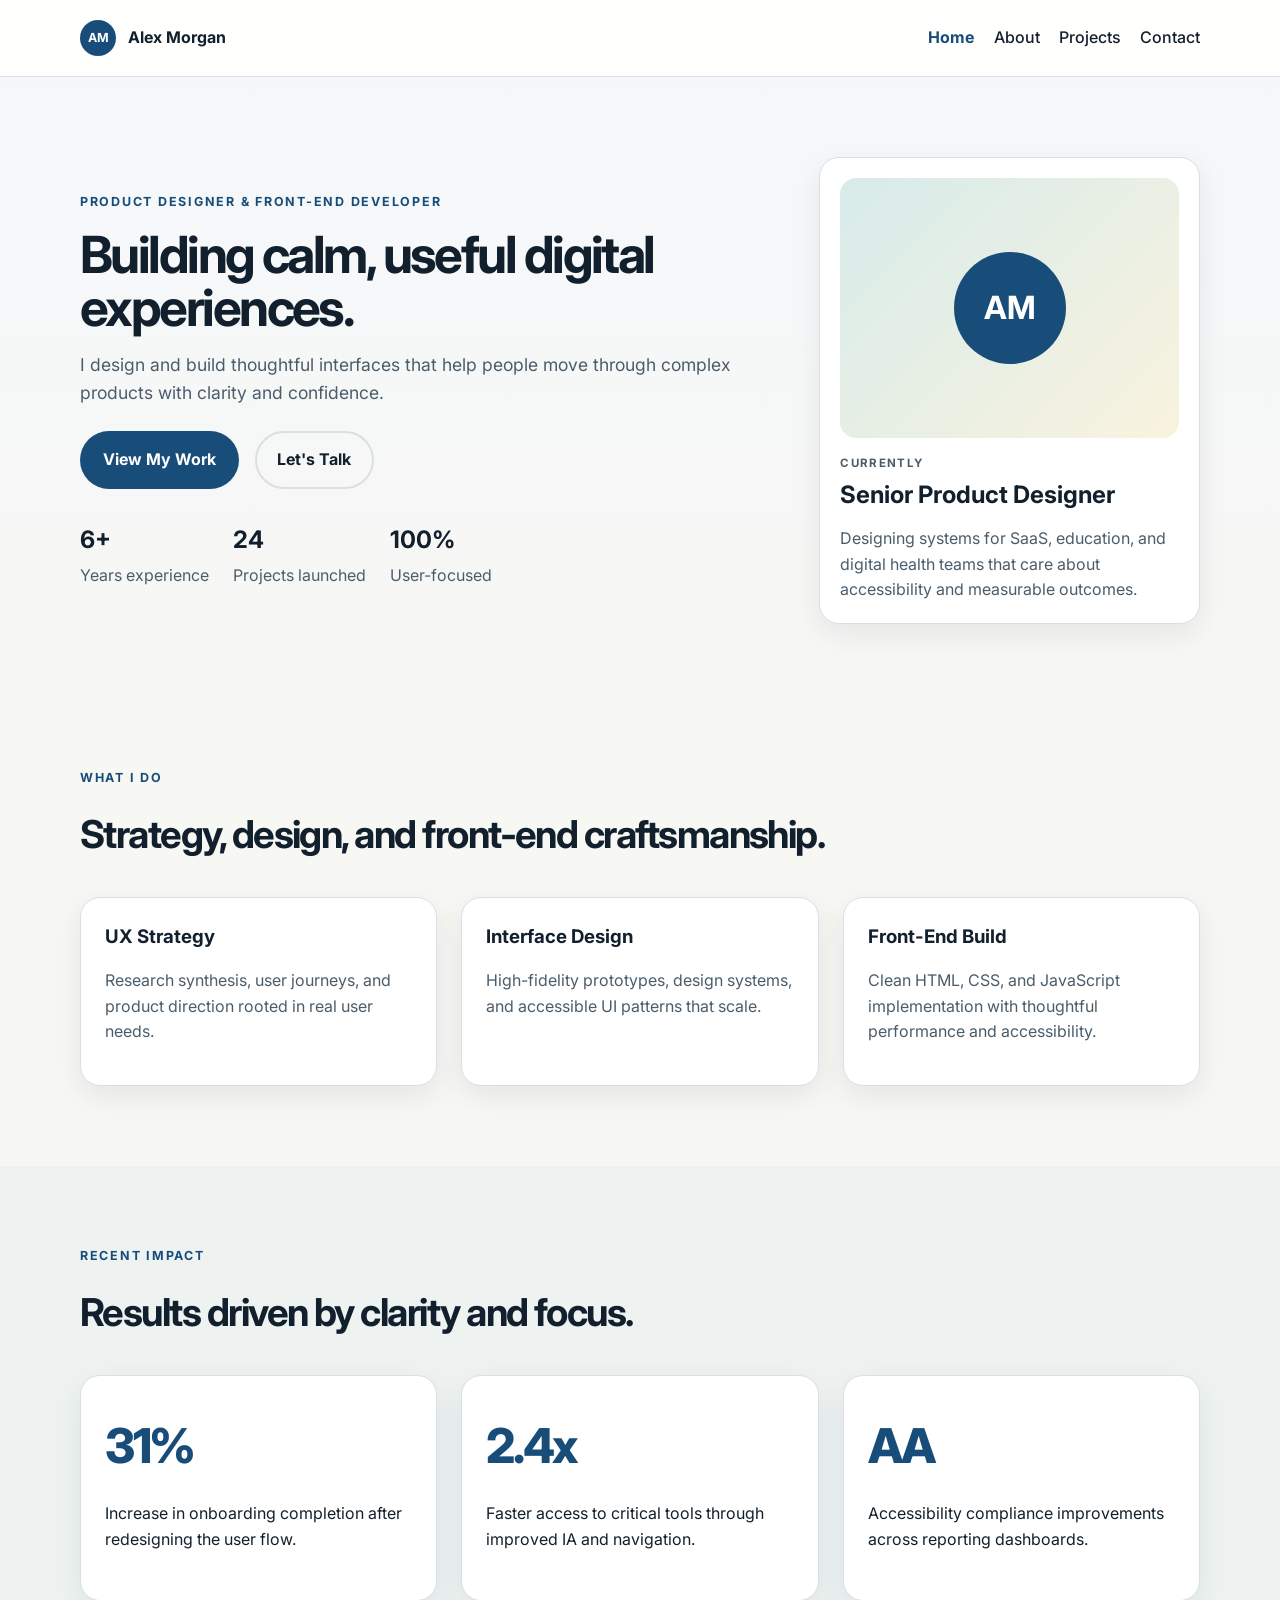
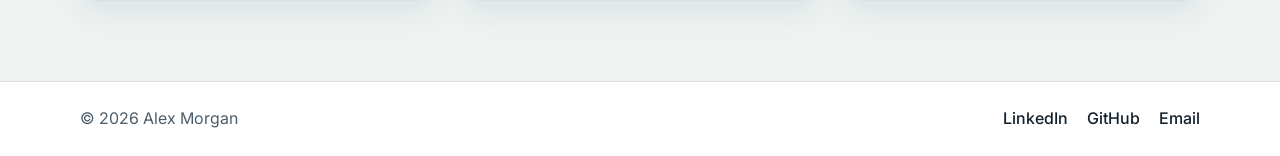
<file: index.html>
<!DOCTYPE html>
<html lang="en">
  <head>
    <meta charset="UTF-8" />
    <meta name="viewport" content="width=device-width, initial-scale=1.0" />
    <meta
      name="description"
      content="Alex Morgan's personal portfolio website featuring work, experience, and contact information."
    />
    <title>Alex Morgan | Portfolio</title>
    <link rel="preconnect" href="https://fonts.googleapis.com" />
    <link rel="preconnect" href="https://fonts.gstatic.com" crossorigin />
    <link
      href="https://fonts.googleapis.com/css2?family=Inter:wght@400;500;600;700;800&display=swap"
      rel="stylesheet"
    />
    <link rel="stylesheet" href="styles.css" />
    <script src="script.js" defer></script>
  </head>
  <body>
    <a class="skip-link" href="#main-content">Skip to main content</a>

    <header class="site-header">
      <div class="container nav-wrap">
        <a class="brand" href="index.html" aria-label="Alex Morgan home">
          <span class="brand-mark">AM</span>
          <span class="brand-text">Alex Morgan</span>
        </a>

        <button
          class="nav-toggle"
          type="button"
          aria-expanded="false"
          aria-controls="site-navigation"
          aria-label="Toggle navigation menu"
        >
          Menu
        </button>

        <nav id="site-navigation" class="site-nav" aria-label="Main navigation">
          <ul>
            <li><a href="index.html" aria-current="page">Home</a></li>
            <li><a href="about.html">About</a></li>
            <li><a href="projects.html">Projects</a></li>
            <li><a href="contact.html">Contact</a></li>
          </ul>
        </nav>
      </div>
    </header>

    <main id="main-content">
      <section class="hero">
        <div class="container hero-grid">
          <div class="hero-content">
            <p class="eyebrow">Product Designer & Front-End Developer</p>
            <h1>Building calm, useful digital experiences.</h1>
            <p class="lede">
              I design and build thoughtful interfaces that help people move
              through complex products with clarity and confidence.
            </p>
            <div class="cta-group">
              <a class="button primary" href="projects.html">View My Work</a>
              <a class="button secondary" href="contact.html">Let's Talk</a>
            </div>

            <ul class="mini-stats" aria-label="Key professional statistics">
              <li><strong>6+</strong><span>Years experience</span></li>
              <li><strong>24</strong><span>Projects launched</span></li>
              <li><strong>100%</strong><span>User-focused</span></li>
            </ul>
          </div>

          <aside class="hero-card" aria-label="Profile summary">
            <div class="profile-visual" aria-hidden="true">
              <div class="avatar">AM</div>
            </div>
            <div class="card-body">
              <p class="label">Currently</p>
              <h2>Senior Product Designer</h2>
              <p>
                Designing systems for SaaS, education, and digital health teams
                that care about accessibility and measurable outcomes.
              </p>
            </div>
          </aside>
        </div>
      </section>

      <section class="section">
        <div class="container">
          <div class="section-heading">
            <p class="eyebrow">What I do</p>
            <h2>Strategy, design, and front-end craftsmanship.</h2>
          </div>

          <div class="card-grid three-col">
            <article class="info-card">
              <h3>UX Strategy</h3>
              <p>
                Research synthesis, user journeys, and product direction rooted in
                real user needs.
              </p>
            </article>

            <article class="info-card">
              <h3>Interface Design</h3>
              <p>
                High-fidelity prototypes, design systems, and accessible UI patterns
                that scale.
              </p>
            </article>

            <article class="info-card">
              <h3>Front-End Build</h3>
              <p>
                Clean HTML, CSS, and JavaScript implementation with thoughtful
                performance and accessibility.
              </p>
            </article>
          </div>
        </div>
      </section>

      <section class="section muted">
        <div class="container">
          <div class="section-heading">
            <p class="eyebrow">Recent impact</p>
            <h2>Results driven by clarity and focus.</h2>
          </div>

          <div class="results-grid">
            <article class="result-item">
              <span class="number">31%</span>
              <p>Increase in onboarding completion after redesigning the user flow.</p>
            </article>
            <article class="result-item">
              <span class="number">2.4x</span>
              <p>Faster access to critical tools through improved IA and navigation.</p>
            </article>
            <article class="result-item">
              <span class="number">AA</span>
              <p>Accessibility compliance improvements across reporting dashboards.</p>
            </article>
          </div>
        </div>
      </section>
    </main>

    <footer class="site-footer">
      <div class="container footer-wrap">
        <p>© <span id="year"></span> Alex Morgan</p>
        <nav aria-label="Footer social links">
          <ul>
            <li><a href="https://www.linkedin.com" target="_blank" rel="noreferrer">LinkedIn</a></li>
            <li><a href="https://www.github.com" target="_blank" rel="noreferrer">GitHub</a></li>
            <li><a href="mailto:hello@alexmorgan.design">Email</a></li>
          </ul>
        </nav>
      </div>
    </footer>
  </body>
</html>
</file>
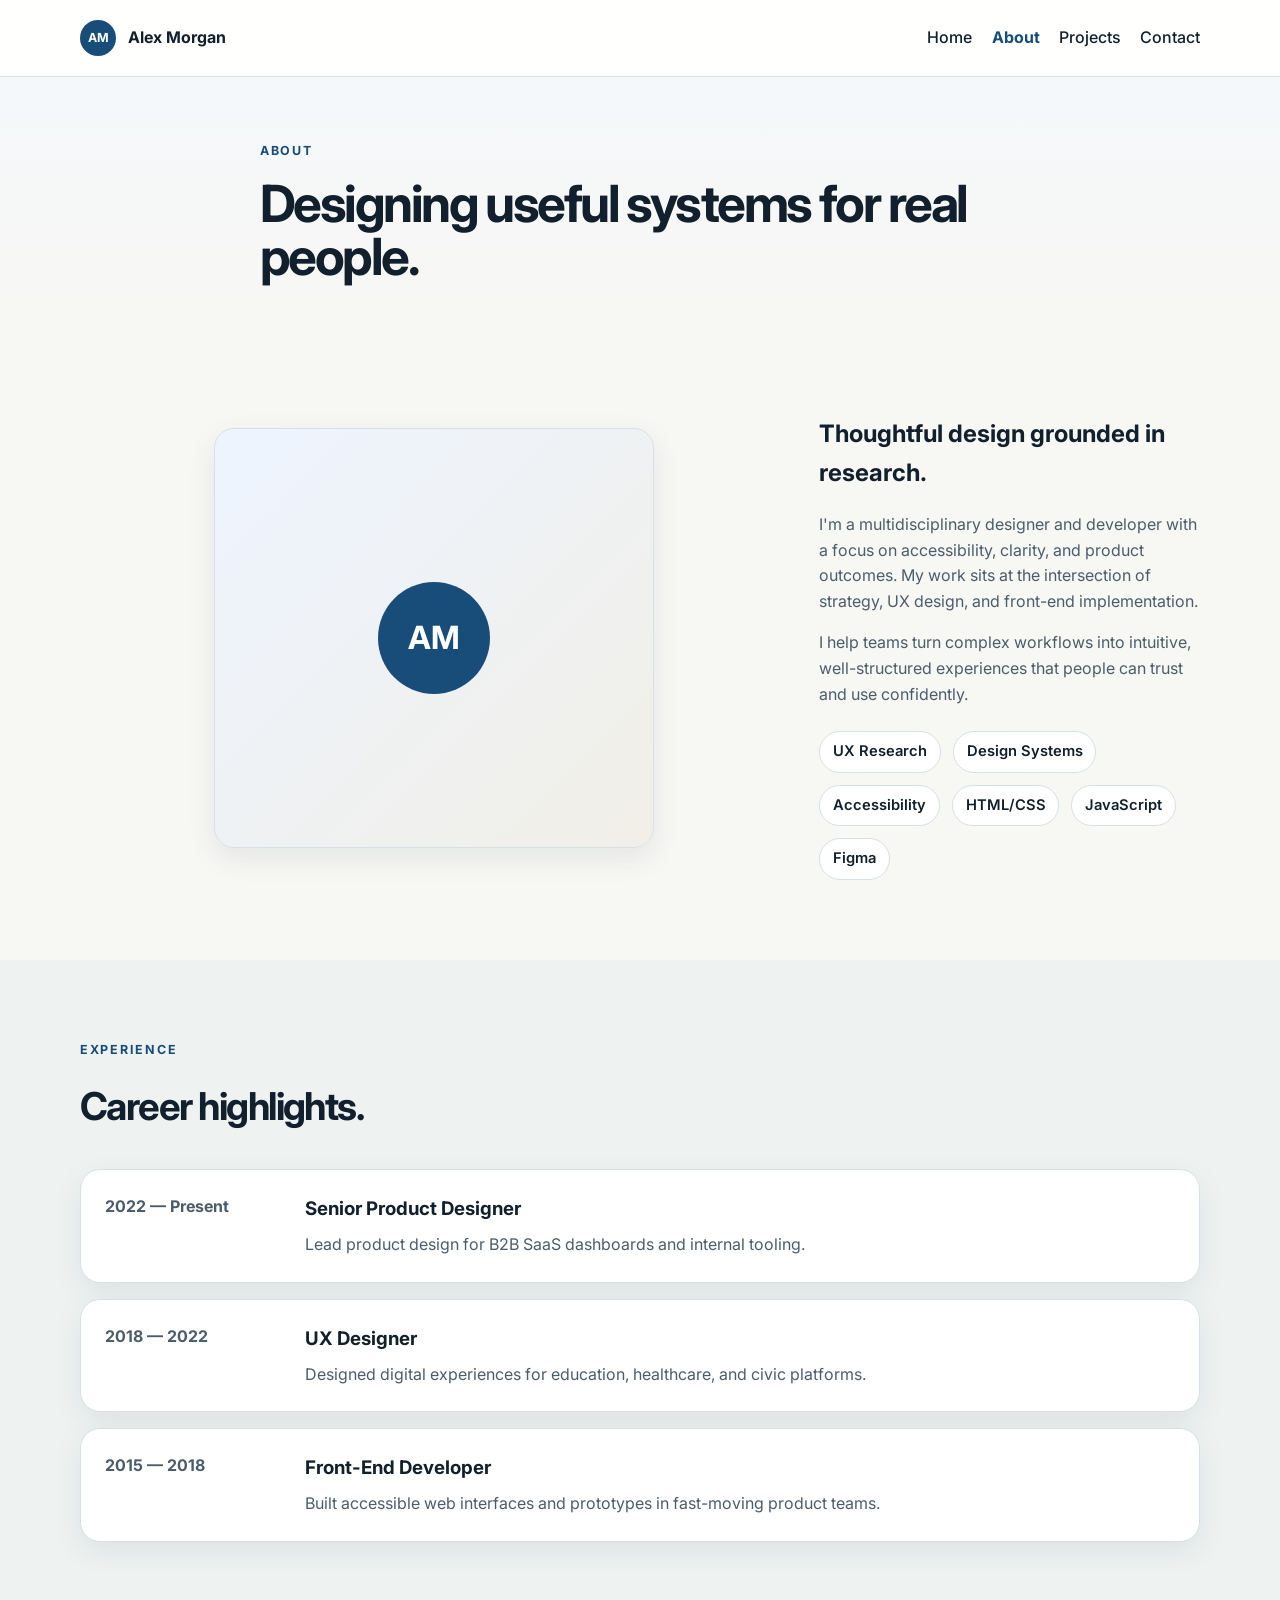
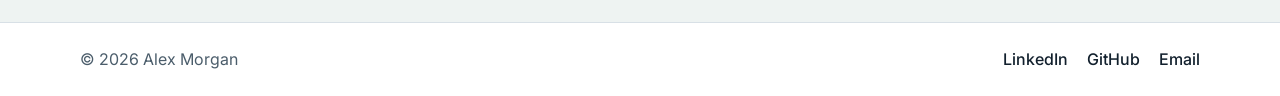
<file: about.html>
<!DOCTYPE html>
<html lang="en">
  <head>
    <meta charset="UTF-8" />
    <meta name="viewport" content="width=device-width, initial-scale=1.0" />
    <meta
      name="description"
      content="Learn more about Alex Morgan, a product designer and front-end developer."
    />
    <title>About | Alex Morgan</title>
    <link rel="preconnect" href="https://fonts.googleapis.com" />
    <link rel="preconnect" href="https://fonts.gstatic.com" crossorigin />
    <link
      href="https://fonts.googleapis.com/css2?family=Inter:wght@400;500;600;700;800&display=swap"
      rel="stylesheet"
    />
    <link rel="stylesheet" href="styles.css" />
    <script src="script.js" defer></script>
  </head>
  <body>
    <a class="skip-link" href="#main-content">Skip to main content</a>

    <header class="site-header">
      <div class="container nav-wrap">
        <a class="brand" href="index.html" aria-label="Alex Morgan home">
          <span class="brand-mark">AM</span>
          <span class="brand-text">Alex Morgan</span>
        </a>

        <button
          class="nav-toggle"
          type="button"
          aria-expanded="false"
          aria-controls="site-navigation"
          aria-label="Toggle navigation menu"
        >
          Menu
        </button>

        <nav id="site-navigation" class="site-nav" aria-label="Main navigation">
          <ul>
            <li><a href="index.html">Home</a></li>
            <li><a href="about.html" aria-current="page">About</a></li>
            <li><a href="projects.html">Projects</a></li>
            <li><a href="contact.html">Contact</a></li>
          </ul>
        </nav>
      </div>
    </header>

    <main id="main-content">
      <section class="page-banner">
        <div class="container narrow">
          <p class="eyebrow">About</p>
          <h1>Designing useful systems for real people.</h1>
        </div>
      </section>

      <section class="section">
        <div class="container split-layout">
          <div class="image-panel">
            <div class="portrait-card" aria-label="Portrait placeholder for Alex Morgan">
              <span>AM</span>
            </div>
          </div>

          <div class="text-panel">
            <h2>Thoughtful design grounded in research.</h2>
            <p>
              I'm a multidisciplinary designer and developer with a focus on
              accessibility, clarity, and product outcomes. My work sits at the
              intersection of strategy, UX design, and front-end implementation.
            </p>
            <p>
              I help teams turn complex workflows into intuitive, well-structured
              experiences that people can trust and use confidently.
            </p>

            <div class="tag-list" aria-label="Skills">
              <span>UX Research</span>
              <span>Design Systems</span>
              <span>Accessibility</span>
              <span>HTML/CSS</span>
              <span>JavaScript</span>
              <span>Figma</span>
            </div>
          </div>
        </div>
      </section>

      <section class="section muted">
        <div class="container">
          <div class="section-heading">
            <p class="eyebrow">Experience</p>
            <h2>Career highlights.</h2>
          </div>

          <div class="timeline" aria-label="Career experience timeline">
            <article class="timeline-item">
              <p class="timeline-date">2022 — Present</p>
              <div>
                <h3>Senior Product Designer</h3>
                <p>Lead product design for B2B SaaS dashboards and internal tooling.</p>
              </div>
            </article>

            <article class="timeline-item">
              <p class="timeline-date">2018 — 2022</p>
              <div>
                <h3>UX Designer</h3>
                <p>Designed digital experiences for education, healthcare, and civic platforms.</p>
              </div>
            </article>

            <article class="timeline-item">
              <p class="timeline-date">2015 — 2018</p>
              <div>
                <h3>Front-End Developer</h3>
                <p>Built accessible web interfaces and prototypes in fast-moving product teams.</p>
              </div>
            </article>
          </div>
        </div>
      </section>
    </main>

    <footer class="site-footer">
      <div class="container footer-wrap">
        <p>© <span id="year"></span> Alex Morgan</p>
        <nav aria-label="Footer social links">
          <ul>
            <li><a href="https://www.linkedin.com" target="_blank" rel="noreferrer">LinkedIn</a></li>
            <li><a href="https://www.github.com" target="_blank" rel="noreferrer">GitHub</a></li>
            <li><a href="mailto:hello@alexmorgan.design">Email</a></li>
          </ul>
        </nav>
      </div>
    </footer>
  </body>
</html>
</file>
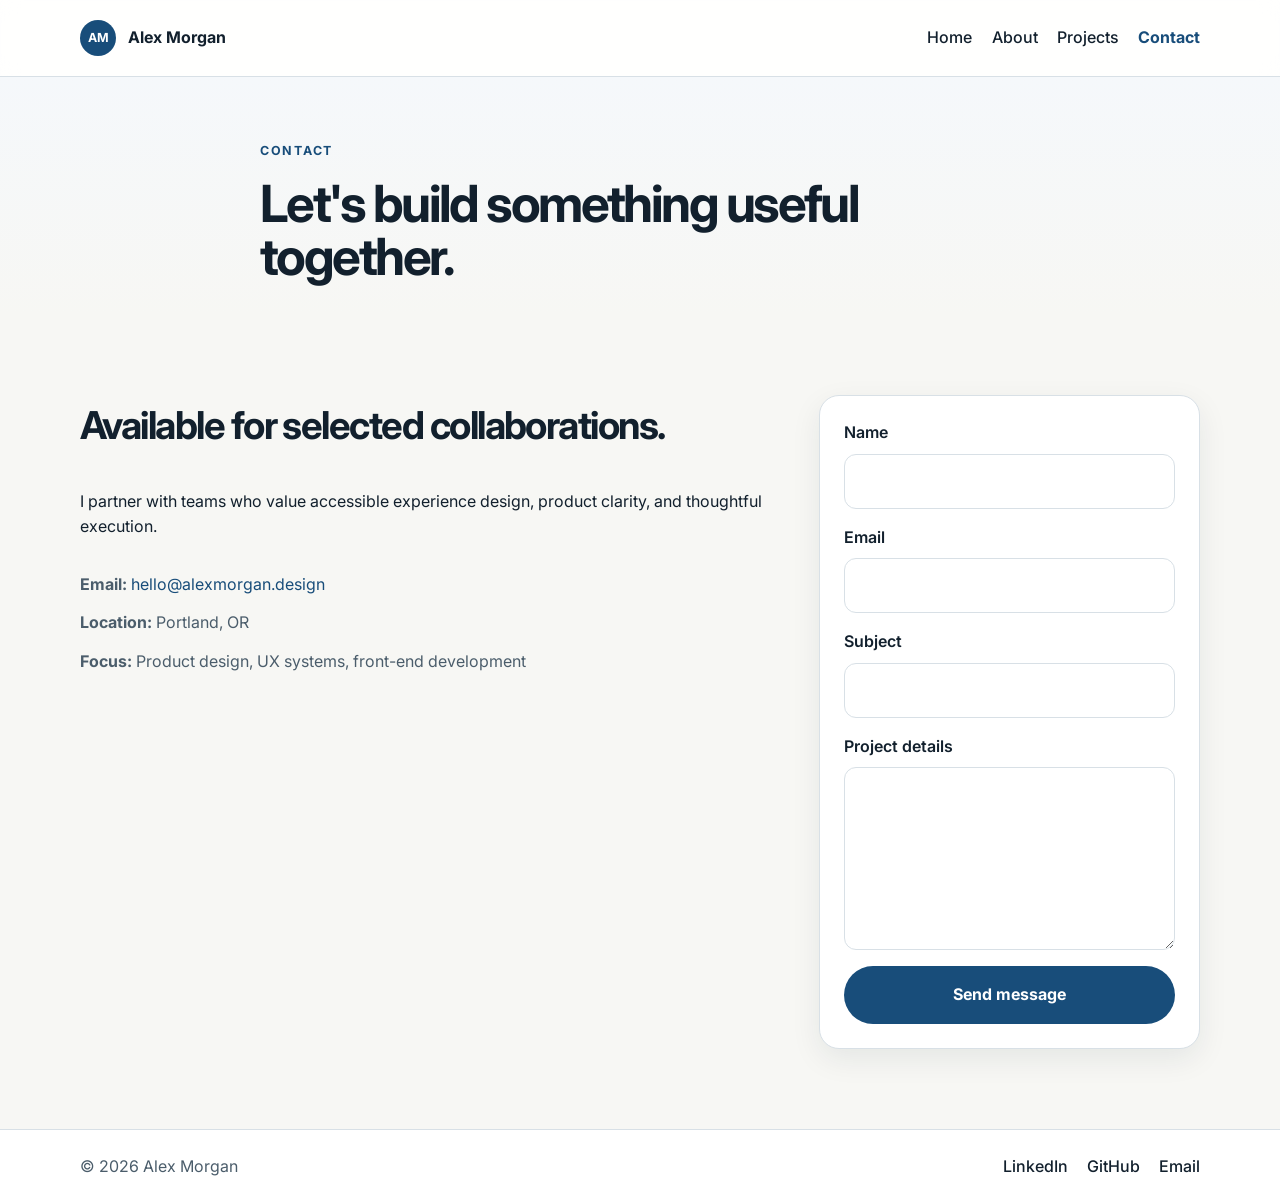
<file: contact.html>
<!DOCTYPE html>
<html lang="en">
  <head>
    <meta charset="UTF-8" />
    <meta name="viewport" content="width=device-width, initial-scale=1.0" />
    <meta
      name="description"
      content="Contact Alex Morgan for design, product, and front-end collaboration opportunities."
    />
    <title>Contact | Alex Morgan</title>
    <link rel="preconnect" href="https://fonts.googleapis.com" />
    <link rel="preconnect" href="https://fonts.gstatic.com" crossorigin />
    <link
      href="https://fonts.googleapis.com/css2?family=Inter:wght@400;500;600;700;800&display=swap"
      rel="stylesheet"
    />
    <link rel="stylesheet" href="styles.css" />
    <script src="script.js" defer></script>
  </head>
  <body>
    <a class="skip-link" href="#main-content">Skip to main content</a>

    <header class="site-header">
      <div class="container nav-wrap">
        <a class="brand" href="index.html" aria-label="Alex Morgan home">
          <span class="brand-mark">AM</span>
          <span class="brand-text">Alex Morgan</span>
        </a>

        <button
          class="nav-toggle"
          type="button"
          aria-expanded="false"
          aria-controls="site-navigation"
          aria-label="Toggle navigation menu"
        >
          Menu
        </button>

        <nav id="site-navigation" class="site-nav" aria-label="Main navigation">
          <ul>
            <li><a href="index.html">Home</a></li>
            <li><a href="about.html">About</a></li>
            <li><a href="projects.html">Projects</a></li>
            <li><a href="contact.html" aria-current="page">Contact</a></li>
          </ul>
        </nav>
      </div>
    </header>

    <main id="main-content">
      <section class="page-banner">
        <div class="container narrow">
          <p class="eyebrow">Contact</p>
          <h1>Let's build something useful together.</h1>
        </div>
      </section>

      <section class="section">
        <div class="container contact-layout">
          <div class="contact-copy">
            <h2>Available for selected collaborations.</h2>
            <p>
              I partner with teams who value accessible experience design, product
              clarity, and thoughtful execution.
            </p>

            <ul class="contact-list">
              <li><strong>Email:</strong> <a href="mailto:hello@alexmorgan.design">hello@alexmorgan.design</a></li>
              <li><strong>Location:</strong> Portland, OR</li>
              <li><strong>Focus:</strong> Product design, UX systems, front-end development</li>
            </ul>
          </div>

          <form class="contact-form" action="#" method="post">
            <div class="form-row">
              <label for="name">Name</label>
              <input id="name" name="name" type="text" autocomplete="name" required />
            </div>

            <div class="form-row">
              <label for="email">Email</label>
              <input id="email" name="email" type="email" autocomplete="email" required />
            </div>

            <div class="form-row">
              <label for="subject">Subject</label>
              <input id="subject" name="subject" type="text" />
            </div>

            <div class="form-row">
              <label for="message">Project details</label>
              <textarea id="message" name="message" rows="6" required></textarea>
            </div>

            <button type="submit" class="button primary">Send message</button>
          </form>
        </div>
      </section>
    </main>

    <footer class="site-footer">
      <div class="container footer-wrap">
        <p>© <span id="year"></span> Alex Morgan</p>
        <nav aria-label="Footer social links">
          <ul>
            <li><a href="https://www.linkedin.com" target="_blank" rel="noreferrer">LinkedIn</a></li>
            <li><a href="https://www.github.com" target="_blank" rel="noreferrer">GitHub</a></li>
            <li><a href="mailto:hello@alexmorgan.design">Email</a></li>
          </ul>
        </nav>
      </div>
    </footer>
  </body>
</html>
</file>
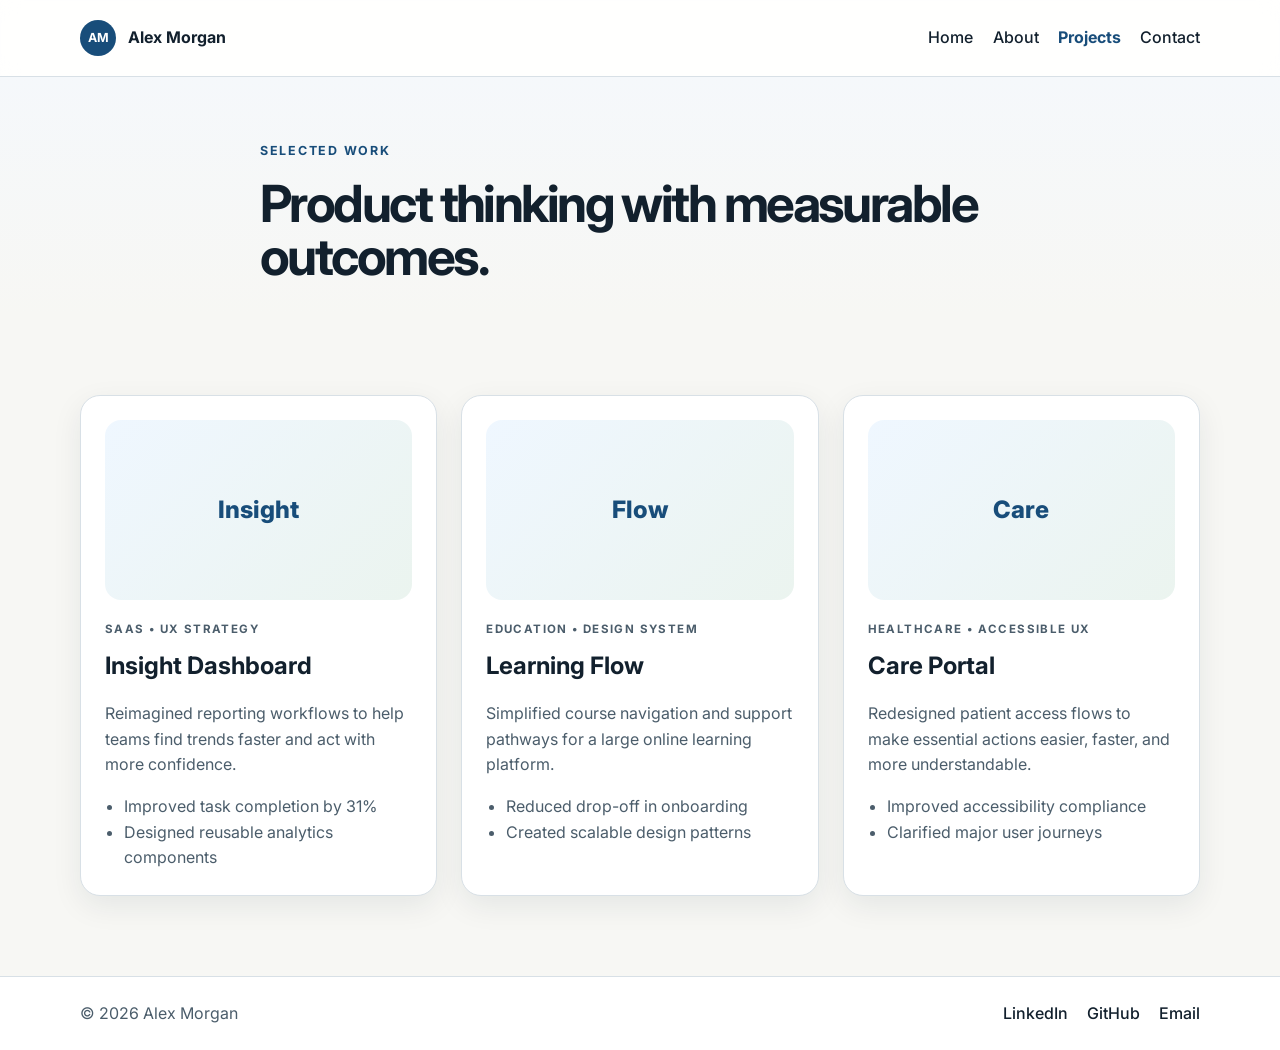
<file: projects.html>
<!DOCTYPE html>
<html lang="en">
  <head>
    <meta charset="UTF-8" />
    <meta name="viewport" content="width=device-width, initial-scale=1.0" />
    <meta
      name="description"
      content="Explore Alex Morgan's portfolio projects spanning product design and web development."
    />
    <title>Projects | Alex Morgan</title>
    <link rel="preconnect" href="https://fonts.googleapis.com" />
    <link rel="preconnect" href="https://fonts.gstatic.com" crossorigin />
    <link
      href="https://fonts.googleapis.com/css2?family=Inter:wght@400;500;600;700;800&display=swap"
      rel="stylesheet"
    />
    <link rel="stylesheet" href="styles.css" />
    <script src="script.js" defer></script>
  </head>
  <body>
    <a class="skip-link" href="#main-content">Skip to main content</a>

    <header class="site-header">
      <div class="container nav-wrap">
        <a class="brand" href="index.html" aria-label="Alex Morgan home">
          <span class="brand-mark">AM</span>
          <span class="brand-text">Alex Morgan</span>
        </a>

        <button
          class="nav-toggle"
          type="button"
          aria-expanded="false"
          aria-controls="site-navigation"
          aria-label="Toggle navigation menu"
        >
          Menu
        </button>

        <nav id="site-navigation" class="site-nav" aria-label="Main navigation">
          <ul>
            <li><a href="index.html">Home</a></li>
            <li><a href="about.html">About</a></li>
            <li><a href="projects.html" aria-current="page">Projects</a></li>
            <li><a href="contact.html">Contact</a></li>
          </ul>
        </nav>
      </div>
    </header>

    <main id="main-content">
      <section class="page-banner">
        <div class="container narrow">
          <p class="eyebrow">Selected work</p>
          <h1>Product thinking with measurable outcomes.</h1>
        </div>
      </section>

      <section class="section">
        <div class="container">
          <div class="card-grid project-grid">
            <article class="project-card">
              <div class="project-visual" aria-hidden="true">
                <span>Insight</span>
              </div>
              <div class="project-body">
                <p class="meta">SaaS • UX Strategy</p>
                <h2>Insight Dashboard</h2>
                <p>
                  Reimagined reporting workflows to help teams find trends faster and
                  act with more confidence.
                </p>
                <ul>
                  <li>Improved task completion by 31%</li>
                  <li>Designed reusable analytics components</li>
                </ul>
              </div>
            </article>

            <article class="project-card">
              <div class="project-visual" aria-hidden="true">
                <span>Flow</span>
              </div>
              <div class="project-body">
                <p class="meta">Education • Design System</p>
                <h2>Learning Flow</h2>
                <p>
                  Simplified course navigation and support pathways for a large online
                  learning platform.
                </p>
                <ul>
                  <li>Reduced drop-off in onboarding</li>
                  <li>Created scalable design patterns</li>
                </ul>
              </div>
            </article>

            <article class="project-card">
              <div class="project-visual" aria-hidden="true">
                <span>Care</span>
              </div>
              <div class="project-body">
                <p class="meta">Healthcare • Accessible UX</p>
                <h2>Care Portal</h2>
                <p>
                  Redesigned patient access flows to make essential actions easier,
                  faster, and more understandable.
                </p>
                <ul>
                  <li>Improved accessibility compliance</li>
                  <li>Clarified major user journeys</li>
                </ul>
              </div>
            </article>
          </div>
        </div>
      </section>
    </main>

    <footer class="site-footer">
      <div class="container footer-wrap">
        <p>© <span id="year"></span> Alex Morgan</p>
        <nav aria-label="Footer social links">
          <ul>
            <li><a href="https://www.linkedin.com" target="_blank" rel="noreferrer">LinkedIn</a></li>
            <li><a href="https://www.github.com" target="_blank" rel="noreferrer">GitHub</a></li>
            <li><a href="mailto:hello@alexmorgan.design">Email</a></li>
          </ul>
        </nav>
      </div>
    </footer>
  </body>
</html>
</file>
<file: styles.css>
:root {
  --bg: #f7f7f4;
  --surface: #ffffff;
  --surface-alt: #eef3f2;
  --foreground: #12202d;
  --muted: #4b5d6b;
  --border: #d8e0e6;
  --primary: #184d7a;
  --primary-strong: #0f385d;
  --accent: #d7ebea;
  --shadow: rgba(18, 32, 45, 0.08);
  --focus: #0f7ae5;
  --success: #1c7c54;
  --max-width: 1120px;
}

*,
*::before,
*::after {
  box-sizing: border-box;
}

html {
  scroll-behavior: smooth;
}

body {
  margin: 0;
  font-family: "Inter", sans-serif;
  background: var(--bg);
  color: var(--foreground);
  line-height: 1.6;
  font-size: 1rem;
}

img {
  max-width: 100%;
  display: block;
}

a {
  color: var(--primary);
  text-decoration: none;
}

a:hover {
  text-decoration: underline;
}

a:focus-visible,
button:focus-visible,
input:focus-visible,
textarea:focus-visible {
  outline: 3px solid var(--focus);
  outline-offset: 3px;
}

button,
input,
textarea {
  font: inherit;
}

.skip-link {
  position: absolute;
  left: -9999px;
  top: 0;
  background: var(--foreground);
  color: #fff;
  padding: 0.75rem 1rem;
  z-index: 1000;
}

.skip-link:focus {
  left: 1rem;
  top: 1rem;
}

.container {
  width: min(var(--max-width), calc(100% - 2rem));
  margin: 0 auto;
}

.narrow {
  max-width: 760px;
}

.site-header {
  background: rgba(255, 255, 255, 0.9);
  backdrop-filter: blur(10px);
  border-bottom: 1px solid var(--border);
  position: sticky;
  top: 0;
  z-index: 20;
}

.nav-wrap {
  display: flex;
  align-items: center;
  justify-content: space-between;
  gap: 1rem;
  min-height: 76px;
}

.brand {
  display: inline-flex;
  align-items: center;
  gap: 0.75rem;
  text-decoration: none;
  color: var(--foreground);
  font-weight: 700;
}

.brand-mark {
  display: inline-grid;
  place-items: center;
  width: 2.25rem;
  height: 2.25rem;
  border-radius: 50%;
  background: var(--primary);
  color: #fff;
  font-size: 0.78rem;
}

.site-nav ul,
.footer-wrap ul {
  list-style: none;
  padding: 0;
  margin: 0;
  display: flex;
  align-items: center;
  gap: 1.2rem;
}

.site-nav a,
.footer-wrap a {
  color: var(--foreground);
  font-weight: 500;
  text-decoration: none;
}

.site-nav a[aria-current="page"] {
  color: var(--primary);
  font-weight: 700;
}

.nav-toggle {
  display: none;
  background: var(--surface);
  border: 1px solid var(--border);
  color: var(--foreground);
  padding: 0.6rem 0.85rem;
  border-radius: 0.5rem;
  cursor: pointer;
}

.hero,
.page-banner {
  background: linear-gradient(180deg, #f5f8fb 0%, var(--bg) 100%);
}

.hero {
  padding: 5rem 0 4rem;
}

.hero-grid,
.split-layout,
.contact-layout {
  display: grid;
  grid-template-columns: 1.3fr 0.7fr;
  gap: 2rem;
  align-items: center;
}

.hero-content h1,
.page-banner h1 {
  font-size: clamp(2.5rem, 4vw, 5rem);
  line-height: 1.04;
  letter-spacing: -0.05em;
  margin: 0 0 1rem;
}

.eyebrow {
  margin: 0 0 1rem;
  text-transform: uppercase;
  letter-spacing: 0.14em;
  font-size: 0.78rem;
  font-weight: 700;
  color: var(--primary);
}

.lede {
  max-width: 62ch;
  margin: 0 0 1.5rem;
  color: var(--muted);
  font-size: 1.1rem;
}

.cta-group {
  display: flex;
  flex-wrap: wrap;
  gap: 1rem;
  margin-bottom: 2rem;
}

.button {
  display: inline-flex;
  align-items: center;
  justify-content: center;
  padding: 0.9rem 1.3rem;
  border-radius: 999px;
  font-weight: 700;
  text-decoration: none;
  border: 2px solid transparent;
  transition: background-color 0.2s ease, color 0.2s ease, border-color 0.2s ease;
}

.button.primary {
  background: var(--primary);
  color: #fff;
}

.button.primary:hover {
  background: var(--primary-strong);
  text-decoration: none;
}

.button.secondary {
  background: transparent;
  color: var(--foreground);
  border-color: var(--border);
}

.button.secondary:hover {
  background: var(--surface);
  text-decoration: none;
}

.mini-stats {
  list-style: none;
  padding: 0;
  margin: 0;
  display: flex;
  flex-wrap: wrap;
  gap: 1.5rem;
}

.mini-stats li {
  display: flex;
  flex-direction: column;
  gap: 0.2rem;
  min-width: 120px;
}

.mini-stats strong {
  font-size: 1.5rem;
}

.mini-stats span {
  color: var(--muted);
}

.hero-card,
.info-card,
.result-item,
.project-card,
.contact-form,
.portrait-card,
.timeline-item {
  background: var(--surface);
  border-radius: 1.25rem;
  border: 1px solid var(--border);
  box-shadow: 0 10px 30px var(--shadow);
}

.hero-card {
  padding: 1.25rem;
}

.profile-visual {
  display: grid;
  place-items: center;
  min-height: 260px;
  background: linear-gradient(135deg, var(--accent), #f9f3df);
  border-radius: 1rem;
  margin-bottom: 1rem;
}

.avatar,
.portrait-card span {
  width: 7rem;
  height: 7rem;
  border-radius: 50%;
  display: grid;
  place-items: center;
  background: var(--primary);
  color: #fff;
  font-size: 2rem;
  font-weight: 700;
}

.card-body h2 {
  margin: 0.2rem 0 0.75rem;
  font-size: 1.5rem;
}

.card-body p {
  margin: 0;
  color: var(--muted);
}

.label {
  margin: 0;
  color: var(--primary);
  text-transform: uppercase;
  letter-spacing: 0.12em;
  font-size: 0.72rem;
  font-weight: 700;
}

.section {
  padding: 5rem 0;
}

.section.muted {
  background: var(--surface-alt);
}

.section-heading {
  margin-bottom: 2rem;
}

.section-heading h2 {
  margin: 0;
  font-size: clamp(2rem, 3vw, 2.8rem);
  letter-spacing: -0.04em;
}

.card-grid {
  display: grid;
  gap: 1.5rem;
}

.three-col {
  grid-template-columns: repeat(3, minmax(0, 1fr));
}

.project-grid {
  grid-template-columns: repeat(3, minmax(0, 1fr));
}

.info-card,
.project-card {
  padding: 1.5rem;
}

.info-card h3,
.project-body h2 {
  margin-top: 0;
  margin-bottom: 0.75rem;
}

.info-card p,
.project-body p,
.text-panel p {
  color: var(--muted);
}

.results-grid {
  display: grid;
  grid-template-columns: repeat(3, minmax(0, 1fr));
  gap: 1.5rem;
}

.result-item {
  padding: 2rem 1.5rem;
}

.number {
  display: block;
  font-size: clamp(2.2rem, 4vw, 3rem);
  font-weight: 800;
  letter-spacing: -0.05em;
  color: var(--primary);
  margin-bottom: 0.75rem;
}

.page-banner {
  padding: 4rem 0 2rem;
}

.page-banner h1 {
  margin-bottom: 0;
}

.image-panel {
  display: flex;
  justify-content: center;
}

.portrait-card {
  width: min(100%, 440px);
  min-height: 420px;
  display: grid;
  place-items: center;
  background: linear-gradient(135deg, #edf4ff, #f1efe7);
}

.tag-list {
  display: flex;
  flex-wrap: wrap;
  gap: 0.75rem;
  margin-top: 1.5rem;
}

.tag-list span {
  background: var(--surface);
  border: 1px solid var(--border);
  color: var(--foreground);
  padding: 0.5rem 0.8rem;
  border-radius: 999px;
  font-size: 0.92rem;
  font-weight: 600;
}

.timeline {
  display: grid;
  gap: 1rem;
}

.timeline-item {
  display: grid;
  grid-template-columns: 180px 1fr;
  gap: 1.25rem;
  padding: 1.5rem;
}

.timeline-date {
  margin: 0;
  color: var(--primary);
  font-weight: 700;
}

.timeline-item h3 {
  margin: 0 0 0.5rem;
}

.timeline-item p {
  margin: 0;
  color: var(--muted);
}

.project-visual {
  min-height: 180px;
  display: grid;
  place-items: center;
  background: linear-gradient(135deg, #eff7ff, #ebf4ef);
  border-radius: 1rem;
  margin-bottom: 1.25rem;
  font-size: 1.5rem;
  font-weight: 800;
  color: var(--primary);
}

.project-body ul {
  margin: 1rem 0 0;
  padding-left: 1.2rem;
  color: var(--muted);
}

.meta {
  margin: 0 0 0.5rem;
  color: var(--primary);
  text-transform: uppercase;
  letter-spacing: 0.12em;
  font-size: 0.72rem;
  font-weight: 700;
}

.contact-layout {
  align-items: start;
}

.contact-copy h2 {
  margin-top: 0;
  font-size: clamp(2rem, 3vw, 2.8rem);
  letter-spacing: -0.04em;
}

.contact-list {
  list-style: none;
  padding: 0;
  margin: 2rem 0 0;
  display: grid;
  gap: 0.8rem;
  color: var(--muted);
}

.contact-form {
  padding: 1.5rem;
  display: grid;
  gap: 1rem;
}

.form-row {
  display: grid;
  gap: 0.5rem;
}

label {
  font-weight: 600;
}

input,
textarea {
  width: 100%;
  border: 1px solid var(--border);
  border-radius: 0.75rem;
  background: #fff;
  padding: 0.85rem 0.95rem;
  color: var(--foreground);
}

textarea {
  resize: vertical;
  min-height: 150px;
}

.site-footer {
  border-top: 1px solid var(--border);
  background: #fff;
  padding: 1.5rem 0;
}

.footer-wrap {
  display: flex;
  align-items: center;
  justify-content: space-between;
  gap: 1rem;
}

.footer-wrap p {
  margin: 0;
  color: var(--muted);
}

@media (max-width: 900px) {
  .hero-grid,
  .split-layout,
  .contact-layout,
  .three-col,
  .project-grid,
  .results-grid {
    grid-template-columns: 1fr;
  }

  .timeline-item {
    grid-template-columns: 1fr;
  }
}

@media (max-width: 700px) {
  .nav-toggle {
    display: inline-flex;
  }

  .site-nav {
    position: absolute;
    top: 76px;
    left: 1rem;
    right: 1rem;
    background: #fff;
    border: 1px solid var(--border);
    border-radius: 1rem;
    box-shadow: 0 18px 32px rgba(18, 32, 45, 0.08);
    display: none;
  }

  .site-nav.is-open {
    display: block;
  }

  .site-nav ul {
    flex-direction: column;
    align-items: flex-start;
    padding: 1rem;
  }

  .footer-wrap {
    flex-direction: column;
    align-items: flex-start;
  }

  .cta-group {
    flex-direction: column;
    align-items: stretch;
  }

  .button {
    width: 100%;
  }
}
</file>
